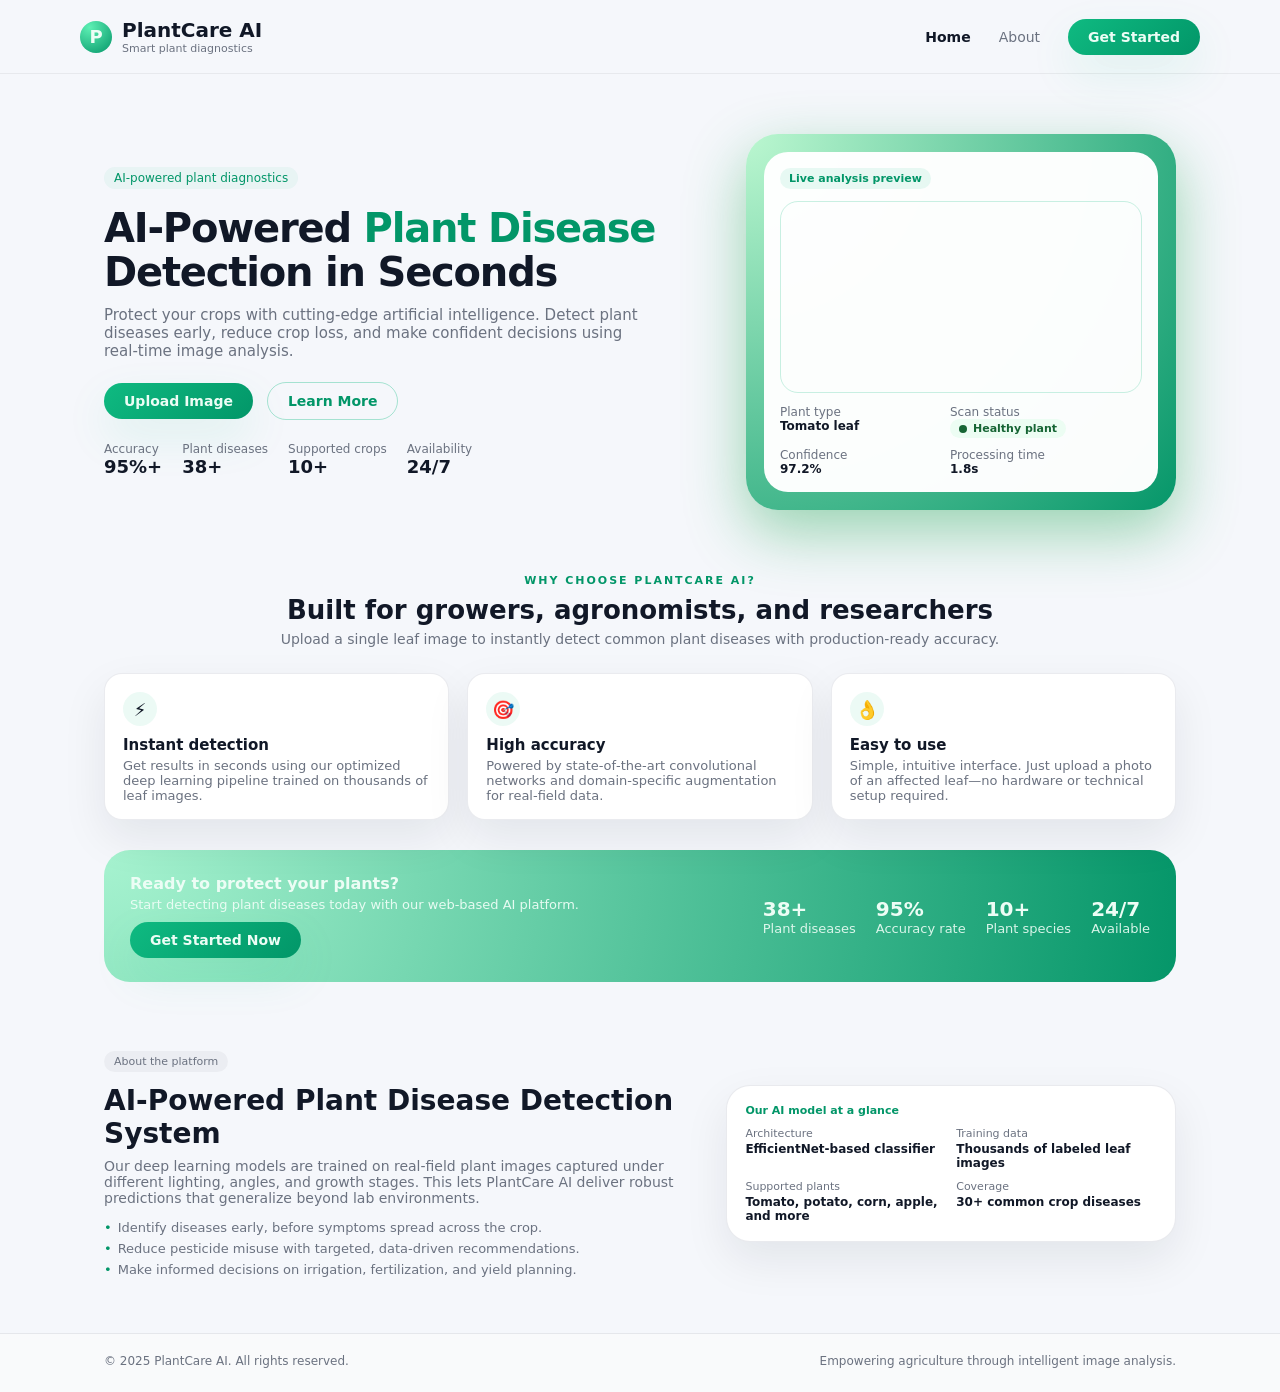
<file: index.html>
<!DOCTYPE html>
<html lang="en">
  <head>
    <meta charset="UTF-8" />
    <meta name="viewport" content="width=device-width, initial-scale=1.0" />
    <title>PlantCare AI - Plant Disease Detection</title>
    <link rel="stylesheet" href="styles.css" />
  </head>
  <body>
    <div class="page">
      <header class="site-header">
        <div class="container nav">
          <a href="index.html" class="logo">
            <div class="logo-mark">P</div>
            <div>
              <div class="logo-text">PlantCare AI</div>
              <div class="logo-sub">Smart plant diagnostics</div>
            </div>
          </a>
          <nav class="nav-links">
            <a href="index.html" class="nav-link active">Home</a>
            <a href="about.html" class="nav-link">About</a>
            <a href="upload.html" class="btn btn-primary">Get Started</a>
          </nav>
        </div>
      </header>

      <main>
        <section class="hero">
          <div class="container hero-grid">
            <div>
              <div class="hero-kicker">
                <span>AI-powered plant diagnostics</span>
              </div>
              <h1 class="hero-title">
                AI‑Powered <span>Plant Disease</span><br />
                Detection in Seconds
              </h1>
              <p class="hero-subtitle">
                Protect your crops with cutting‑edge artificial intelligence. Detect plant diseases early, reduce crop loss,
                and make confident decisions using real‑time image analysis.
              </p>
              <div class="hero-actions">
                <a href="upload.html" class="btn btn-primary">Upload Image</a>
                <a href="about.html" class="btn btn-outline">Learn More</a>
              </div>
              <div class="hero-metrics">
                <div class="metric">
                  <span class="metric-label">Accuracy</span>
                  <span class="metric-value">95%+</span>
                </div>
                <div class="metric">
                  <span class="metric-label">Plant diseases</span>
                  <span class="metric-value">38+</span>
                </div>
                <div class="metric">
                  <span class="metric-label">Supported crops</span>
                  <span class="metric-value">10+</span>
                </div>
                <div class="metric">
                  <span class="metric-label">Availability</span>
                  <span class="metric-value">24/7</span>
                </div>
              </div>
            </div>

            <aside class="hero-card">
              <div class="hero-card-inner">
                <div class="hero-tag">Live analysis preview</div>
                <div class="hero-image">
                  <div class="hero-image-placeholder"></div>
                </div>
                <div class="hero-status">
                  <div>
                    <div class="status-label">Plant type</div>
                    <div class="status-value">Tomato leaf</div>
                  </div>
                  <div>
                    <div class="status-label">Scan status</div>
                    <div class="status-value">
                      <span class="status-pill">
                        <span class="status-dot"></span>
                        Healthy plant
                      </span>
                    </div>
                  </div>
                  <div>
                    <div class="status-label">Confidence</div>
                    <div class="status-value">97.2%</div>
                  </div>
                  <div>
                    <div class="status-label">Processing time</div>
                    <div class="status-value">1.8s</div>
                  </div>
                </div>
              </div>
            </aside>
          </div>
        </section>

        <section class="section">
          <div class="container">
            <div class="section-header">
              <div class="eyebrow">Why choose PlantCare AI?</div>
              <h2 class="section-title">Built for growers, agronomists, and researchers</h2>
              <p class="section-subtitle">
                Upload a single leaf image to instantly detect common plant diseases with production‑ready accuracy.
              </p>
            </div>

            <div class="feature-grid">
              <article class="feature-card">
                <div class="feature-icon">⚡</div>
                <h3 class="feature-title">Instant detection</h3>
                <p class="feature-text">
                  Get results in seconds using our optimized deep learning pipeline trained on thousands of leaf images.
                </p>
              </article>

              <article class="feature-card">
                <div class="feature-icon">🎯</div>
                <h3 class="feature-title">High accuracy</h3>
                <p class="feature-text">
                  Powered by state‑of‑the‑art convolutional networks and domain‑specific augmentation for real‑field data.
                </p>
              </article>

              <article class="feature-card">
                <div class="feature-icon">👌</div>
                <h3 class="feature-title">Easy to use</h3>
                <p class="feature-text">
                  Simple, intuitive interface. Just upload a photo of an affected leaf—no hardware or technical setup required.
                </p>
              </article>
            </div>

            <div class="stats-band">
              <div>
                <div class="stats-copy-title">Ready to protect your plants?</div>
                <div class="stats-copy-sub">
                  Start detecting plant diseases today with our web‑based AI platform.
                </div>
                <div class="mt-sm">
                  <a href="upload.html" class="btn btn-primary">Get Started Now</a>
                </div>
              </div>

              <div class="stats-row">
                <div class="stat-item">
                  <div class="stat-num">38+</div>
                  <div class="stat-label">Plant diseases</div>
                </div>
                <div class="stat-item">
                  <div class="stat-num">95%</div>
                  <div class="stat-label">Accuracy rate</div>
                </div>
                <div class="stat-item">
                  <div class="stat-num">10+</div>
                  <div class="stat-label">Plant species</div>
                </div>
                <div class="stat-item">
                  <div class="stat-num">24/7</div>
                  <div class="stat-label">Available</div>
                </div>
              </div>
            </div>
          </div>
        </section>

        <section class="section">
          <div class="container two-col">
            <div>
              <span class="pill-label">About the platform</span>
              <h2 class="about-title">AI‑Powered Plant Disease Detection System</h2>
              <p class="lead">
                Our deep learning models are trained on real‑field plant images captured under different lighting, angles, and growth
                stages. This lets PlantCare AI deliver robust predictions that generalize beyond lab environments.
              </p>
              <ul class="bullet-list">
                <li>Identify diseases early, before symptoms spread across the crop.</li>
                <li>Reduce pesticide misuse with targeted, data‑driven recommendations.</li>
                <li>Make informed decisions on irrigation, fertilization, and yield planning.</li>
              </ul>
            </div>
            <aside class="about-card">
              <div class="about-tag">Our AI model at a glance</div>
              <div class="about-grid">
                <div>
                  <div class="mini-label">Architecture</div>
                  <div class="mini-value">EfficientNet‑based classifier</div>
                </div>
                <div>
                  <div class="mini-label">Training data</div>
                  <div class="mini-value">Thousands of labeled leaf images</div>
                </div>
                <div>
                  <div class="mini-label">Supported plants</div>
                  <div class="mini-value">Tomato, potato, corn, apple, and more</div>
                </div>
                <div>
                  <div class="mini-label">Coverage</div>
                  <div class="mini-value">30+ common crop diseases</div>
                </div>
              </div>
            </aside>
          </div>
        </section>
      </main>

      <footer id="footer" class="site-footer">
        <div class="container footer-inner">
          <div>© 2025 PlantCare AI. All rights reserved.</div>
          <div>Empowering agriculture through intelligent image analysis.</div>
        </div>
      </footer>
    </div>
  </body>
</html>
</file>
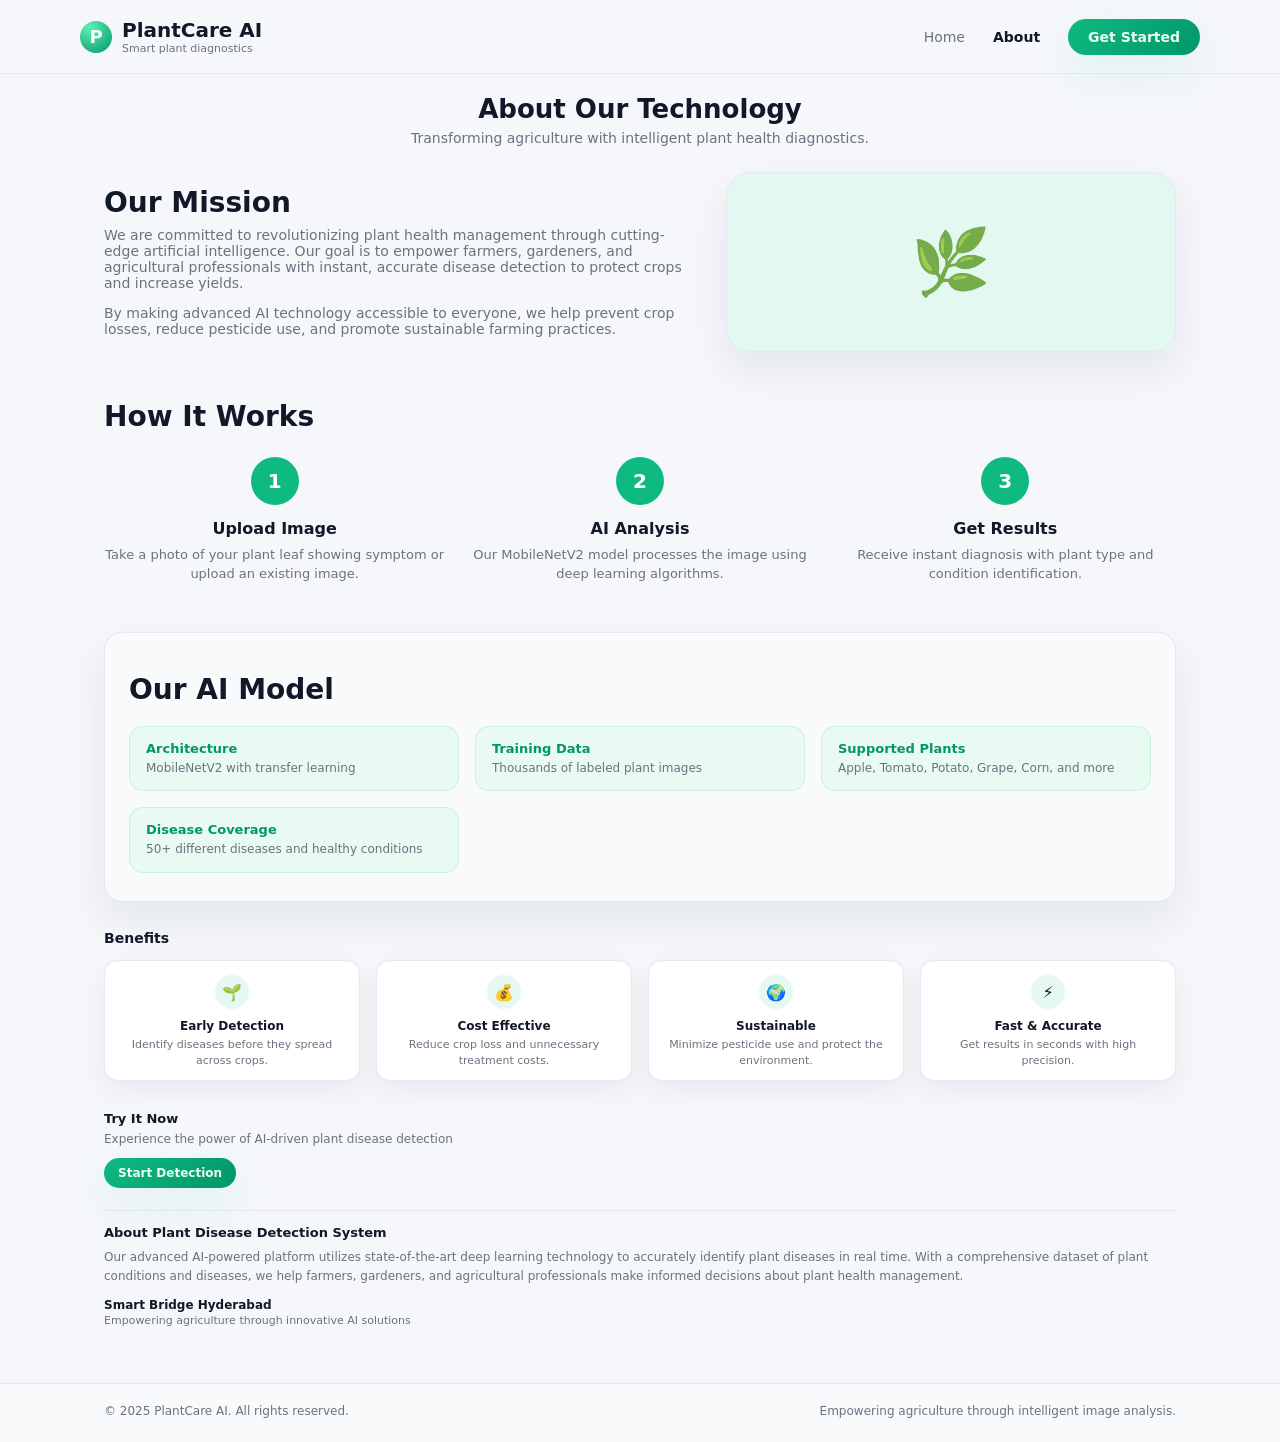
<file: about.html>
<!DOCTYPE html>
<html lang="en">
  <head>
    <meta charset="UTF-8" />
    <meta name="viewport" content="width=device-width, initial-scale=1.0" />
    <title>About - PlantCare AI</title>
    <link rel="stylesheet" href="styles.css" />
  </head>
  <body>
    <div class="page">
      <header class="site-header">
        <div class="container nav">
          <a href="index.html" class="logo">
            <div class="logo-mark">P</div>
            <div>
              <div class="logo-text">PlantCare AI</div>
              <div class="logo-sub">Smart plant diagnostics</div>
            </div>
          </a>
          <nav class="nav-links">
            <a href="index.html" class="nav-link">Home</a>
            <a href="about.html" class="nav-link active">About</a>
            <a href="upload.html" class="btn btn-primary">Get Started</a>
          </nav>
        </div>
      </header>

      <main>
        <section class="section">
          <div class="container">
            <div class="section-header">
              <h1 class="section-title">About Our Technology</h1>
              <p class="section-subtitle">Transforming agriculture with intelligent plant health diagnostics.</p>
            </div>

            <div class="two-col">
              <div>
                <h2 class="about-title">Our Mission</h2>
                <p class="lead">
                  We are committed to revolutionizing plant health management through cutting-edge artificial intelligence. Our goal is to empower farmers, gardeners, and agricultural professionals with instant, accurate disease detection to protect crops and increase yields.
                </p>
                <p class="lead">
                  By making advanced AI technology accessible to everyone, we help prevent crop losses, reduce pesticide use, and promote sustainable farming practices.
                </p>
              </div>
              <aside class="about-card about-visual">
                <div class="about-visual-icon">🌿</div>
              </aside>
            </div>

            <div class="how-it-works">
              <h2 class="about-title">How It Works</h2>
              <div class="steps-row">
                <div class="step-card">
                  <div class="step-num">1</div>
                  <h3 class="step-title">Upload Image</h3>
                  <p class="step-desc">Take a photo of your plant leaf showing symptom or upload an existing image.</p>
                </div>
                <div class="step-card">
                  <div class="step-num">2</div>
                  <h3 class="step-title">AI Analysis</h3>
                  <p class="step-desc">Our MobileNetV2 model processes the image using deep learning algorithms.</p>
                </div>
                <div class="step-card">
                  <div class="step-num">3</div>
                  <h3 class="step-title">Get Results</h3>
                  <p class="step-desc">Receive instant diagnosis with plant type and condition identification.</p>
                </div>
              </div>
            </div>

            <div class="ai-model-box">
              <h2 class="about-title">Our AI Model</h2>
              <div class="ai-model-grid">
                <div class="ai-model-card">
                  <div class="ai-model-label">Architecture</div>
                  <div class="ai-model-value">MobileNetV2 with transfer learning</div>
                </div>
                <div class="ai-model-card">
                  <div class="ai-model-label">Training Data</div>
                  <div class="ai-model-value">Thousands of labeled plant images</div>
                </div>
                <div class="ai-model-card">
                  <div class="ai-model-label">Supported Plants</div>
                  <div class="ai-model-value">Apple, Tomato, Potato, Grape, Corn, and more</div>
                </div>
                <div class="ai-model-card">
                  <div class="ai-model-label">Disease Coverage</div>
                  <div class="ai-model-value">50+ different diseases and healthy conditions</div>
                </div>
              </div>
            </div>

            <div class="benefits">
              <h2 class="benefits-title">Benefits</h2>
              <div class="benefit-grid">
                <div class="benefit-item">
                  <div class="benefit-icon">🌱</div>
                  <div class="benefit-name">Early Detection</div>
                  <div class="benefit-text">Identify diseases before they spread across crops.</div>
                </div>
                <div class="benefit-item">
                  <div class="benefit-icon">💰</div>
                  <div class="benefit-name">Cost Effective</div>
                  <div class="benefit-text">Reduce crop loss and unnecessary treatment costs.</div>
                </div>
                <div class="benefit-item">
                  <div class="benefit-icon">🌍</div>
                  <div class="benefit-name">Sustainable</div>
                  <div class="benefit-text">Minimize pesticide use and protect the environment.</div>
                </div>
                <div class="benefit-item">
                  <div class="benefit-icon">⚡</div>
                  <div class="benefit-name">Fast &amp; Accurate</div>
                  <div class="benefit-text">Get results in seconds with high precision.</div>
                </div>
              </div>
            </div>

            <div class="try-now">
              <h3 class="try-title">Try It Now</h3>
              <p class="try-text">Experience the power of AI‑driven plant disease detection</p>
              <a class="btn btn-primary try-btn" href="upload.html">Start Detection</a>
            </div>

            <div class="about-system">
              <h3 class="about-system-title">About Plant Disease Detection System</h3>
              <p class="about-system-text">
                Our advanced AI‑powered platform utilizes state‑of‑the‑art deep learning technology to accurately identify plant diseases in real time. With a comprehensive dataset of plant conditions and diseases, we help farmers, gardeners, and agricultural professionals make informed decisions about plant health management.
              </p>
              <div class="about-system-brand">
                <div class="about-system-brand-title">Smart Bridge Hyderabad</div>
                <div class="about-system-brand-sub">Empowering agriculture through innovative AI solutions</div>
              </div>
            </div>
          </div>
        </section>
      </main>

      <footer id="footer" class="site-footer">
        <div class="container footer-inner">
          <div>© 2025 PlantCare AI. All rights reserved.</div>
          <div>Empowering agriculture through intelligent image analysis.</div>
        </div>
      </footer>
    </div>
  </body>
</html>
</file>
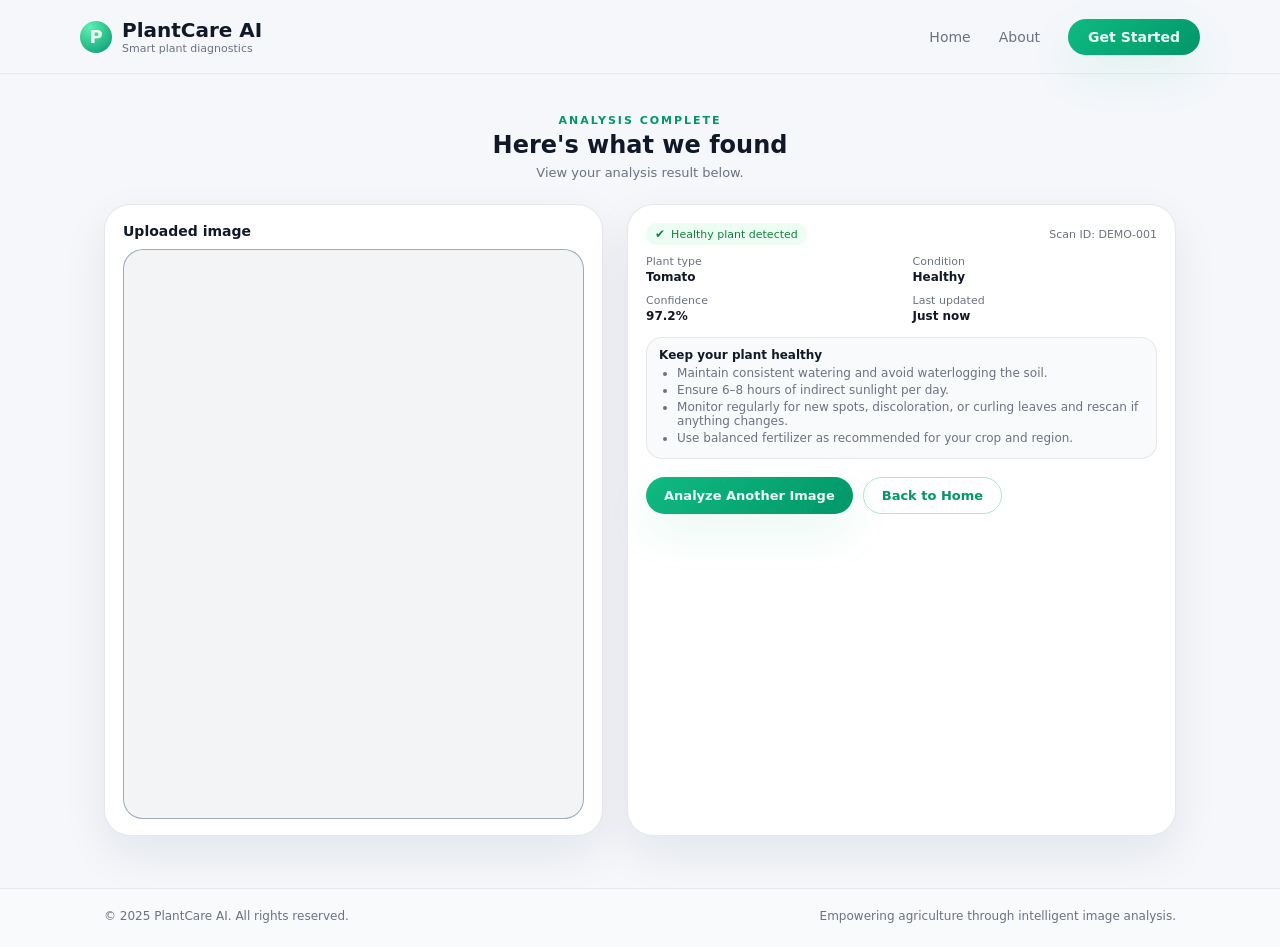
<file: result.html>
<!DOCTYPE html>
<html lang="en">
  <head>
    <meta charset="UTF-8" />
    <meta name="viewport" content="width=device-width, initial-scale=1.0" />
    <title>Analysis Complete | PlantCare AI</title>
    <link rel="stylesheet" href="styles.css" />
  </head>
  <body>
    <div class="page">
      <header class="site-header">
        <div class="container nav">
          <a href="index.html" class="logo">
            <div class="logo-mark">P</div>
            <div>
              <div class="logo-text">PlantCare AI</div>
              <div class="logo-sub">Smart plant diagnostics</div>
            </div>
          </a>
          <nav class="nav-links">
            <a href="index.html" class="nav-link">Home</a>
            <a href="about.html" class="nav-link">About</a>
            <a href="upload.html" class="btn btn-primary">Get Started</a>
          </nav>
        </div>
      </header>

      <main>
        <section class="analysis-wrapper">
          <div class="container">
            <div class="analysis-header">
              <div class="eyebrow">Analysis complete</div>
              <h1 class="analysis-title" id="resultTitle">Here’s what we found</h1>
              <p class="analysis-subtitle">View your analysis result below.</p>
            </div>

            <div class="analysis-grid">
              <article class="uploaded-card">
                <div class="uploaded-title">Uploaded image</div>
                <div class="uploaded-image-box">
                  <div class="uploaded-image-inner" id="uploadedImage"></div>
                </div>
              </article>

              <article class="result-card">
                <!-- Healthy layout -->
                <div id="healthyLayout" class="result-layout" hidden>
                  <div class="result-header-row">
                    <div class="badge-pill badge-success">
                      <span class="icon">✔</span>
                      Healthy plant detected
                    </div>
                    <div class="result-scan-id">Scan ID: DEMO‑001</div>
                  </div>
                  <div class="result-meta">
                    <div>
                      <div class="result-label">Plant type</div>
                      <div class="result-value" id="healthyPlantType">Tomato</div>
                    </div>
                    <div>
                      <div class="result-label">Condition</div>
                      <div class="result-value" id="healthyCondition">Healthy</div>
                    </div>
                    <div>
                      <div class="result-label">Confidence</div>
                      <div class="result-value" id="healthyConfidence">97.2%</div>
                    </div>
                    <div>
                      <div class="result-label">Last updated</div>
                      <div class="result-value" id="healthyUpdated">Just now</div>
                    </div>
                  </div>
                  <div class="callout">
                    <div class="callout-title">Keep your plant healthy</div>
                    <ul class="callout-list" id="healthyActions">
                      <li>Maintain consistent watering and avoid waterlogging the soil.</li>
                      <li>Ensure 6–8 hours of indirect sunlight per day.</li>
                      <li>Monitor regularly for new spots, discoloration, or curling leaves and rescan if anything changes.</li>
                      <li>Use balanced fertilizer as recommended for your crop and region.</li>
                    </ul>
                  </div>
                </div>

                <!-- Disease layout -->
                <div id="diseaseLayout" class="result-layout" hidden>
                  <div class="result-header-row">
                    <div class="badge-pill badge-danger">
                      <span class="icon">✕</span>
                      Disease detected
                    </div>
                    <div class="result-scan-id">Scan ID: DEMO‑002</div>
                  </div>
                  <div class="result-meta">
                    <div>
                      <div class="result-label">Plant type</div>
                      <div class="result-value" id="diseasePlantType">Corn (maize)</div>
                    </div>
                    <div>
                      <div class="result-label">Detected disease</div>
                      <div class="result-value" id="diseaseName">Common rust</div>
                    </div>
                    <div>
                      <div class="result-label">Confidence</div>
                      <div class="result-value" id="diseaseConfidence">93.4%</div>
                    </div>
                    <div>
                      <div class="result-label">Severity (estimated)</div>
                      <div class="result-value" id="diseaseSeverity">Moderate</div>
                    </div>
                  </div>
                  <div class="callout">
                    <div class="callout-title">Recommended actions</div>
                    <ul class="callout-list" id="diseaseActions">
                      <li>Isolate heavily infected plants where possible to limit spread.</li>
                      <li>Consider using a fungicide recommended for common rust in your region and crop variety. Follow label directions.</li>
                      <li>Improve airflow by managing plant spacing and removing excessive lower leaves where feasible.</li>
                      <li>Monitor neighboring plants closely and rescan if symptoms worsen or expand.</li>
                    </ul>
                  </div>
                </div>

                <div class="analysis-actions">
                  <a href="upload.html" class="btn btn-primary">Analyze Another Image</a>
                  <a href="index.html" class="btn btn-outline">Back to Home</a>
                </div>
              </article>
            </div>
          </div>
        </section>
      </main>

      <footer id="footer" class="site-footer">
        <div class="container footer-inner">
          <div>© 2025 PlantCare AI. All rights reserved.</div>
          <div>Empowering agriculture through intelligent image analysis.</div>
        </div>
      </footer>
    </div>

    <script>
      (function () {
        const IMAGE_DATA_KEY = "plantcare_uploaded_image";
        const IMAGE_URL_KEY = "plantcare_image_url";
        const MODE_KEY = "plantcare_result_mode";
        const PREDICTION_KEY = "plantcare_prediction";

        const mode = sessionStorage.getItem(MODE_KEY) || "healthy";
        const imageUrl = sessionStorage.getItem(IMAGE_URL_KEY);
        const imageDataUrl = sessionStorage.getItem(IMAGE_DATA_KEY);
        const predictionRaw = sessionStorage.getItem(PREDICTION_KEY);
        const prediction = predictionRaw ? JSON.parse(predictionRaw) : null;

        const titleEl = document.getElementById("resultTitle");
        const uploadedEl = document.getElementById("uploadedImage");
        const healthyLayout = document.getElementById("healthyLayout");
        const diseaseLayout = document.getElementById("diseaseLayout");

        const resolvedMode = (prediction && prediction.mode) || mode;

        if (resolvedMode === "disease") {
          titleEl.textContent = "A disease has been detected";
          healthyLayout.hidden = true;
          diseaseLayout.hidden = false;
        } else {
          titleEl.textContent = "Here's what we found";
          healthyLayout.hidden = false;
          diseaseLayout.hidden = true;
        }

        const chosenImage = imageUrl || imageDataUrl;
        if (chosenImage && uploadedEl) {
          uploadedEl.style.backgroundImage = "url('" + chosenImage + "')";
          uploadedEl.style.backgroundSize = "cover";
          uploadedEl.style.backgroundPosition = "center";
        }

        if (!prediction) return;

        if (prediction.mode === "healthy") {
          const plantType = document.getElementById("healthyPlantType");
          const condition = document.getElementById("healthyCondition");
          const confidence = document.getElementById("healthyConfidence");
          const actions = document.getElementById("healthyActions");
          if (plantType) plantType.textContent = prediction.plant_type || plantType.textContent;
          if (condition) condition.textContent = prediction.condition || condition.textContent;
          if (confidence) confidence.textContent = (prediction.confidence != null ? prediction.confidence : 0) + "%";
          if (actions && Array.isArray(prediction.actions)) {
            actions.innerHTML = "";
            prediction.actions.forEach((a) => {
              const li = document.createElement("li");
              li.textContent = String(a);
              actions.appendChild(li);
            });
          }
        }

        if (prediction.mode === "disease") {
          const plantType = document.getElementById("diseasePlantType");
          const diseaseName = document.getElementById("diseaseName");
          const confidence = document.getElementById("diseaseConfidence");
          const severity = document.getElementById("diseaseSeverity");
          const actions = document.getElementById("diseaseActions");
          if (plantType) plantType.textContent = prediction.plant_type || plantType.textContent;
          if (diseaseName) diseaseName.textContent = prediction.condition || diseaseName.textContent;
          if (confidence) confidence.textContent = (prediction.confidence != null ? prediction.confidence : 0) + "%";
          if (severity) severity.textContent = prediction.severity || severity.textContent;
          if (actions && Array.isArray(prediction.actions)) {
            actions.innerHTML = "";
            prediction.actions.forEach((a) => {
              const li = document.createElement("li");
              li.textContent = String(a);
              actions.appendChild(li);
            });
          }
        }
      })();
    </script>
  </body>
</html>
</file>
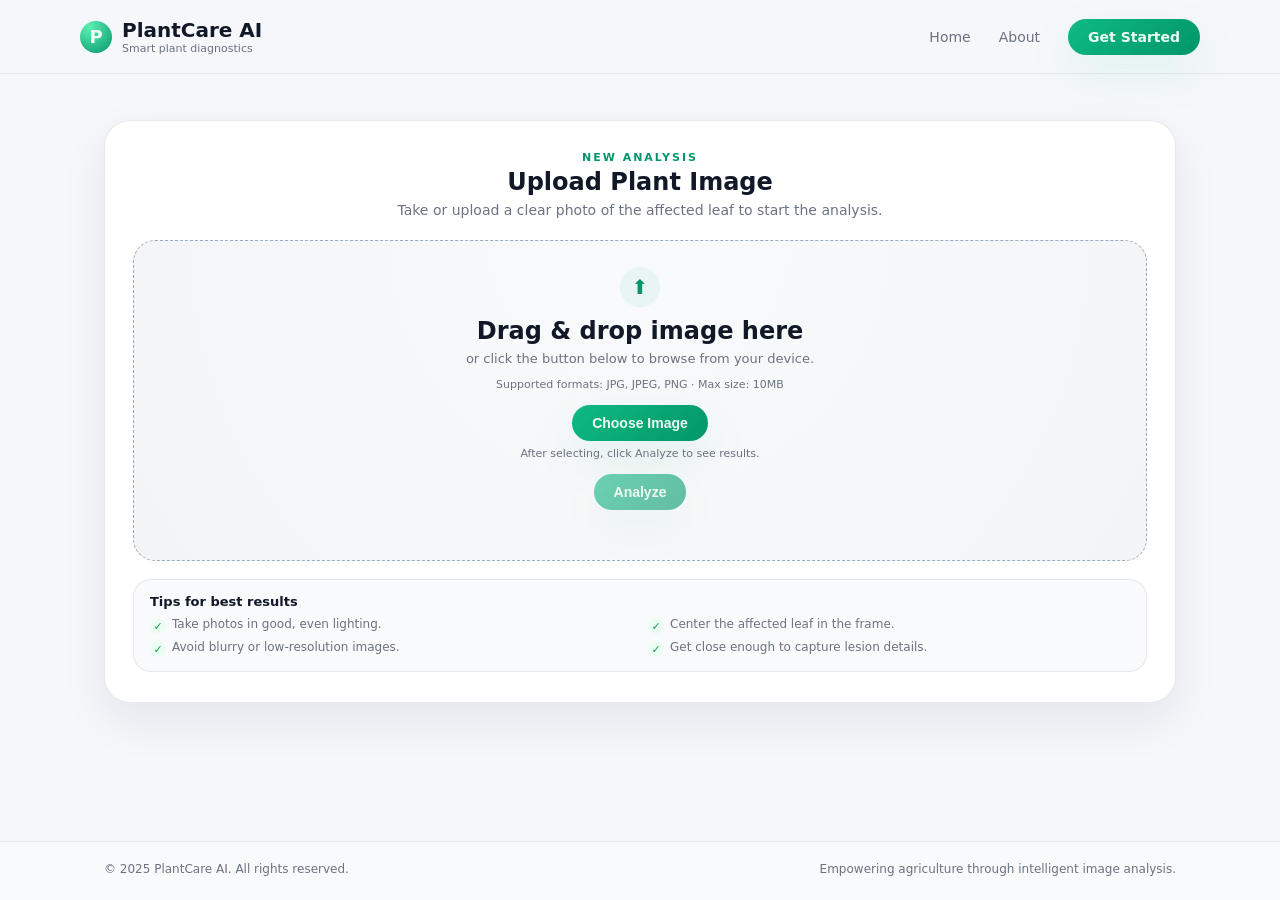
<file: upload.html>
<!DOCTYPE html>
<html lang="en">
  <head>
    <meta charset="UTF-8" />
    <meta name="viewport" content="width=device-width, initial-scale=1.0" />
    <title>Upload Plant Image - PlantCare AI</title>
    <link rel="stylesheet" href="styles.css" />
  </head>
  <body>
    <div class="page">
      <header class="site-header">
        <div class="container nav">
          <a href="index.html" class="logo">
            <div class="logo-mark">P</div>
            <div>
              <div class="logo-text">PlantCare AI</div>
              <div class="logo-sub">Smart plant diagnostics</div>
            </div>
          </a>
          <nav class="nav-links">
            <a href="index.html" class="nav-link">Home</a>
            <a href="about.html" class="nav-link">About</a>
            <a href="upload.html" class="btn btn-primary">Get Started</a>
          </nav>
        </div>
      </header>

      <main>
        <section class="upload-wrapper">
          <div class="container">
            <div class="upload-card">
              <div class="upload-header">
                <div class="eyebrow">New analysis</div>
                <h1 class="upload-title">Upload Plant Image</h1>
                <p class="upload-subtitle">
                  Take or upload a clear photo of the affected leaf to start the analysis.
                </p>
              </div>

              <div class="dropzone" id="dropzone" role="button" tabindex="0" aria-label="Upload image dropzone">
                <div class="drop-icon">⬆️</div>
                <h2 class="drop-title">Drag &amp; drop image here</h2>
                <p class="drop-text">or click the button below to browse from your device.</p>
                <p class="drop-meta">Supported formats: JPG, JPEG, PNG · Max size: 10MB</p>
                <input id="fileInput" type="file" accept="image/*" hidden />
                <button type="button" class="btn btn-primary" id="chooseBtn">Choose Image</button>
                <div class="drop-or" id="hintText">After selecting, click Analyze to see results.</div>

                <div class="drop-preview" id="previewWrap" aria-live="polite">
                  <img id="previewImg" class="preview-img" alt="Selected plant image preview" />
                </div>

                <div class="upload-controls">
                  <button type="button" class="btn btn-primary" id="analyzeBtn" disabled>Analyze</button>
                </div>

                <div class="upload-error" id="errorText" role="alert" aria-live="assertive"></div>
              </div>

              <div class="tips-card">
                <div class="tips-title">Tips for best results</div>
                <div class="tips-grid">
                  <div class="tip">
                    <div class="tip-check">✓</div>
                    <div>Take photos in good, even lighting.</div>
                  </div>
                  <div class="tip">
                    <div class="tip-check">✓</div>
                    <div>Center the affected leaf in the frame.</div>
                  </div>
                  <div class="tip">
                    <div class="tip-check">✓</div>
                    <div>Avoid blurry or low‑resolution images.</div>
                  </div>
                  <div class="tip">
                    <div class="tip-check">✓</div>
                    <div>Get close enough to capture lesion details.</div>
                  </div>
                </div>
              </div>
            </div>
          </div>
        </section>
      </main>

      <footer id="footer" class="site-footer">
        <div class="container footer-inner">
          <div>© 2025 PlantCare AI. All rights reserved.</div>
          <div>Empowering agriculture through intelligent image analysis.</div>
        </div>
      </footer>
    </div>

    <script>
      (function () {
        const dropzone = document.getElementById("dropzone");
        const fileInput = document.getElementById("fileInput");
        const chooseBtn = document.getElementById("chooseBtn");
        const analyzeBtn = document.getElementById("analyzeBtn");
        const previewWrap = document.getElementById("previewWrap");
        const previewImg = document.getElementById("previewImg");
        const errorText = document.getElementById("errorText");

        const STORAGE_KEY = "plantcare_uploaded_image";
        const PREDICTION_KEY = "plantcare_prediction";
        const IMAGE_URL_KEY = "plantcare_image_url";
        const MODE_KEY = "plantcare_result_mode";

        let imageDataUrl = null;
        let selectedFile = null;
        let filenameHint = "";

        function setError(message) {
          errorText.textContent = message || "";
        }

        function setPreview(dataUrl) {
          imageDataUrl = dataUrl;
          previewImg.src = dataUrl;
          previewWrap.classList.add("show");
          analyzeBtn.disabled = false;
          setError("");
        }

        function handleFile(file) {
          if (!file) return;
          if (!file.type || !file.type.startsWith("image/")) {
            setError("Please upload an image file (JPG/PNG).");
            return;
          }
          selectedFile = file;
          filenameHint = (file && file.name ? String(file.name) : "").toLowerCase();

          const reader = new FileReader();
          reader.onload = () => setPreview(String(reader.result || ""));
          reader.onerror = () => setError("Failed to read the image. Please try again.");
          reader.readAsDataURL(file);
        }

        chooseBtn.addEventListener("click", () => fileInput.click());
        fileInput.addEventListener("change", () => handleFile(fileInput.files && fileInput.files[0]));

        dropzone.addEventListener("click", (e) => {
          if (e.target === chooseBtn || e.target === analyzeBtn) return;
          fileInput.click();
        });

        dropzone.addEventListener("keydown", (e) => {
          if (e.key === "Enter" || e.key === " ") fileInput.click();
        });

        dropzone.addEventListener("dragover", (e) => {
          e.preventDefault();
          dropzone.classList.add("dragover");
        });
        dropzone.addEventListener("dragleave", () => dropzone.classList.remove("dragover"));
        dropzone.addEventListener("drop", (e) => {
          e.preventDefault();
          dropzone.classList.remove("dragover");
          const file = e.dataTransfer && e.dataTransfer.files && e.dataTransfer.files[0];
          handleFile(file);
        });

        analyzeBtn.addEventListener("click", () => {
          if (!imageDataUrl || !selectedFile) {
            setError("Please choose an image first.");
            return;
          }

          // Always keep client-side fallback available
          sessionStorage.setItem(STORAGE_KEY, imageDataUrl);

          const fd = new FormData();
          fd.append("file", selectedFile);

          analyzeBtn.disabled = true;
          analyzeBtn.textContent = "Analyzing...";
          setError("");

          fetch("/predict", { method: "POST", body: fd })
            .then(async (res) => {
              const data = await res.json().catch(() => ({}));
              if (!res.ok) throw new Error(data.error || "Prediction failed");
              return data;
            })
            .then((data) => {
              if (data && data.prediction) {
                sessionStorage.setItem(PREDICTION_KEY, JSON.stringify(data.prediction));
                if (data.image_url) sessionStorage.setItem(IMAGE_URL_KEY, data.image_url);
                if (data.prediction.mode) sessionStorage.setItem(MODE_KEY, data.prediction.mode);
              }
              window.location.href = "result.html";
            })
            .catch((err) => {
              // If backend isn't running, keep the demo flow working.
              // We guess a mode from filename keywords; otherwise default to healthy.
              const guessDisease =
                filenameHint.includes("rust") ||
                filenameHint.includes("blight") ||
                filenameHint.includes("disease") ||
                filenameHint.includes("spot") ||
                filenameHint.includes("mildew");
              sessionStorage.setItem(MODE_KEY, guessDisease ? "disease" : "healthy");
              setError(String(err && err.message ? err.message : "Backend not available. Showing demo result."));
              window.location.href = "result.html";
            })
            .finally(() => {
              analyzeBtn.disabled = false;
              analyzeBtn.textContent = "Analyze";
            });
        });
      })();
    </script>
  </body>
</html>
</file>
<file: styles.css>
/* Root variables */
:root {
  --primary: #0fba81;
  --primary-dark: #029668;
  --primary-light: #e1f7f0;
  --accent-red: #ff4d4f;
  --bg: #f5f7fb;
  --card-bg: #ffffff;
  --text-main: #111827;
  --text-muted: #6b7280;
  --border-subtle: #e5e7eb;
  --shadow-soft: 0 18px 45px rgba(15, 186, 129, 0.1);
  --shadow-card: 0 18px 45px rgba(15, 23, 42, 0.08);
  --radius-lg: 18px;
  --radius-xl: 26px;
}

*,
*::before,
*::after {
  box-sizing: border-box;
}

html,
body {
  margin: 0;
  padding: 0;
  font-family: system-ui, -apple-system, BlinkMacSystemFont, "Segoe UI", sans-serif;
  color: var(--text-main);
  background: var(--bg);
}

body {
  -webkit-font-smoothing: antialiased;
}

a {
  text-decoration: none;
  color: inherit;
}

img {
  max-width: 100%;
  display: block;
}

.page {
  min-height: 100vh;
  display: flex;
  flex-direction: column;
}

/* Layout */
.container {
  width: 100%;
  max-width: 1120px;
  margin: 0 auto;
  padding: 0 24px;
}

header.site-header {
  position: sticky;
  top: 0;
  z-index: 20;
  background: rgba(245, 247, 251, 0.92);
  backdrop-filter: blur(18px);
  border-bottom: 1px solid rgba(229, 231, 235, 0.85);
}

.nav {
  display: flex;
  align-items: center;
  justify-content: space-between;
  padding: 18px 0;
}

.logo {
  display: flex;
  align-items: center;
  gap: 10px;
}

.logo-mark {
  width: 32px;
  height: 32px;
  border-radius: 999px;
  background: radial-gradient(circle at 30% 20%, #5df0b4, #059669);
  display: flex;
  align-items: center;
  justify-content: center;
  color: #ecfdf5;
  font-weight: 700;
  font-size: 18px;
}

.logo-text {
  font-weight: 700;
  font-size: 20px;
}

.logo-sub {
  font-size: 11px;
  color: var(--text-muted);
}

.nav-links {
  display: flex;
  align-items: center;
  gap: 28px;
  font-size: 14px;
}

.nav-link {
  color: var(--text-muted);
}

.nav-link.active {
  color: var(--text-main);
  font-weight: 600;
}

.btn {
  display: inline-flex;
  align-items: center;
  justify-content: center;
  border-radius: 999px;
  font-size: 14px;
  font-weight: 600;
  border: none;
  cursor: pointer;
  padding: 10px 20px;
  transition: background 0.15s ease, box-shadow 0.15s ease, transform 0.1s ease;
}

.btn-primary {
  background: linear-gradient(135deg, var(--primary), var(--primary-dark));
  color: #ecfdf5;
  box-shadow: var(--shadow-soft);
}

.btn-primary:hover {
  transform: translateY(-1px);
  box-shadow: 0 20px 40px rgba(15, 186, 129, 0.25);
}

.btn-outline {
  background: transparent;
  border: 1px solid rgba(15, 186, 129, 0.35);
  color: var(--primary-dark);
}

.btn-outline:hover {
  background: rgba(15, 186, 129, 0.04);
}

main {
  flex: 1;
}

footer.site-footer {
  border-top: 1px solid var(--border-subtle);
  padding: 20px 0 24px;
  font-size: 12px;
  color: var(--text-muted);
  background: #f9fafb;
}

.footer-inner {
  display: flex;
  align-items: center;
  justify-content: space-between;
  gap: 16px;
  flex-wrap: wrap;
}

/* Hero / Home page */
.hero {
  padding: 60px 0 52px;
}

.hero-grid {
  display: grid;
  grid-template-columns: minmax(0, 1.4fr) minmax(0, 1fr);
  gap: 40px;
  align-items: center;
}

.hero-kicker {
  display: inline-flex;
  align-items: center;
  gap: 8px;
  padding: 4px 10px;
  background: rgba(16, 185, 129, 0.06);
  border-radius: 999px;
  color: var(--primary-dark);
  font-size: 12px;
  font-weight: 500;
}

.hero-title {
  margin: 18px 0 12px;
  font-size: 40px;
  line-height: 1.09;
  letter-spacing: -0.03em;
}

.hero-title span {
  color: var(--primary-dark);
}

.hero-subtitle {
  margin: 0 0 22px;
  color: var(--text-muted);
  font-size: 15px;
  max-width: 34rem;
}

.hero-actions {
  display: flex;
  flex-wrap: wrap;
  gap: 14px;
  align-items: center;
  margin-bottom: 22px;
}

.hero-metrics {
  display: flex;
  flex-wrap: wrap;
  gap: 20px;
  font-size: 12px;
}

.metric {
  display: flex;
  flex-direction: column;
}

.metric-label {
  color: var(--text-muted);
}

.metric-value {
  font-weight: 700;
  font-size: 18px;
}

.hero-card {
  background: radial-gradient(circle at top left, #bbf7d0, #059669);
  border-radius: 32px;
  padding: 18px;
  box-shadow: 0 22px 60px rgba(22, 163, 74, 0.42);
}

.hero-card-inner {
  background: rgba(255, 255, 255, 0.98);
  border-radius: 24px;
  padding: 16px;
  display: flex;
  flex-direction: column;
  gap: 12px;
}

.hero-tag {
  align-self: flex-start;
  font-size: 11px;
  padding: 4px 9px;
  border-radius: 999px;
  background: rgba(16, 185, 129, 0.09);
  color: var(--primary-dark);
  font-weight: 600;
}

.hero-image {
  border-radius: 18px;
  overflow: hidden;
  border: 1px solid rgba(15, 186, 129, 0.22);
}

.hero-image-placeholder {
  height: 190px;
  background: url("https://images.pexels.com/photos/2886937/pexels-photo-2886937.jpeg?auto=compress&cs=tinysrgb&w=1200") center/cover no-repeat;
}

.hero-status {
  display: grid;
  grid-template-columns: 1fr 1.2fr;
  gap: 10px;
  font-size: 12px;
}

.status-label {
  color: var(--text-muted);
}

.status-value {
  font-weight: 600;
}

.status-pill {
  display: inline-flex;
  align-items: center;
  gap: 6px;
  padding: 3px 9px;
  border-radius: 999px;
  background: #ecfdf3;
  color: #166534;
  font-size: 11px;
  font-weight: 600;
}

.status-pill.danger {
  background: #fef2f2;
  color: #b91c1c;
}

.status-dot {
  width: 8px;
  height: 8px;
  border-radius: 999px;
  background: currentColor;
}

/* Features / Why Choose */
.section {
  padding: 12px 0 56px;
}

.section-header {
  text-align: center;
  margin-bottom: 26px;
}

.eyebrow {
  text-transform: uppercase;
  letter-spacing: 0.18em;
  font-size: 11px;
  color: var(--primary-dark);
  font-weight: 600;
}

.section-title {
  margin: 8px 0 6px;
  font-size: 26px;
}

.section-subtitle {
  margin: 0;
  color: var(--text-muted);
  font-size: 14px;
}

.feature-grid {
  display: grid;
  grid-template-columns: repeat(3, minmax(0, 1fr));
  gap: 18px;
}

.feature-card {
  background: var(--card-bg);
  border-radius: var(--radius-lg);
  padding: 18px 18px 16px;
  box-shadow: var(--shadow-card);
  border: 1px solid rgba(229, 231, 235, 0.8);
}

.feature-icon {
  width: 34px;
  height: 34px;
  border-radius: 999px;
  background: rgba(16, 185, 129, 0.08);
  display: flex;
  align-items: center;
  justify-content: center;
  font-size: 18px;
}

.feature-title {
  margin: 10px 0 4px;
  font-size: 15px;
}

.feature-text {
  margin: 0;
  color: var(--text-muted);
  font-size: 13px;
}

.stats-band {
  margin-top: 30px;
  border-radius: 26px;
  background: radial-gradient(circle at top left, #a7f3d0, #059669);
  padding: 24px 26px;
  display: flex;
  align-items: center;
  justify-content: space-between;
  gap: 18px;
  color: #ecfdf5;
}

.stats-copy-title {
  font-weight: 600;
  margin-bottom: 4px;
}

.stats-copy-sub {
  font-size: 13px;
  opacity: 0.96;
}

.stats-row {
  display: flex;
  gap: 20px;
  flex-wrap: wrap;
}

.stat-item {
  font-size: 13px;
}

.stat-num {
  font-size: 20px;
  font-weight: 700;
}

.stat-label {
  opacity: 0.9;
}

/* About / Technology */
.two-col {
  display: grid;
  grid-template-columns: 1.3fr 1fr;
  gap: 38px;
  align-items: center;
}

.pill-label {
  display: inline-flex;
  padding: 4px 10px;
  border-radius: 999px;
  background: rgba(15, 23, 42, 0.04);
  font-size: 11px;
  color: var(--text-muted);
}

.about-title {
  margin: 12px 0 8px;
  font-size: 28px;
}

.lead {
  margin: 0 0 14px;
  color: var(--text-muted);
  font-size: 14px;
}

.bullet-list {
  list-style: none;
  padding: 0;
  margin: 0;
  display: grid;
  gap: 6px;
  font-size: 13px;
  color: var(--text-muted);
}

.bullet-list li::before {
  content: "•";
  color: var(--primary-dark);
  margin-right: 6px;
}

.about-card {
  background: var(--card-bg);
  padding: 18px;
  border-radius: 24px;
  box-shadow: var(--shadow-card);
  border: 1px solid rgba(229, 231, 235, 0.85);
}

.about-tag {
  font-size: 11px;
  font-weight: 600;
  color: var(--primary-dark);
  margin-bottom: 10px;
}

.about-grid {
  display: grid;
  grid-template-columns: repeat(2, minmax(0, 1fr));
  gap: 10px;
  font-size: 12px;
}

.mini-label {
  color: var(--text-muted);
  font-size: 11px;
}

.mini-value {
  font-weight: 600;
  margin-top: 2px;
}

.about-visual {
  display: flex;
  align-items: center;
  justify-content: center;
  min-height: 180px;
  background: rgba(209, 250, 229, 0.5);
}

.about-visual-icon {
  font-size: 64px;
  opacity: 0.8;
}

/* How It Works */
.how-it-works {
  margin-top: 48px;
}

.how-it-works .about-title {
  margin-bottom: 24px;
}

.steps-row {
  display: grid;
  grid-template-columns: repeat(3, minmax(0, 1fr));
  gap: 24px;
}

.step-card {
  text-align: center;
}

.step-num {
  width: 48px;
  height: 48px;
  border-radius: 999px;
  background: var(--primary);
  color: #fff;
  font-weight: 700;
  font-size: 20px;
  display: flex;
  align-items: center;
  justify-content: center;
  margin: 0 auto 14px;
}

.step-title {
  margin: 0 0 8px;
  font-size: 16px;
  font-weight: 600;
}

.step-desc {
  margin: 0;
  font-size: 13px;
  color: var(--text-muted);
  line-height: 1.45;
}

/* Our AI Model box */
.ai-model-box {
  margin-top: 48px;
  background: #f9fafb;
  border-radius: var(--radius-lg);
  padding: 28px 24px;
  box-shadow: var(--shadow-card);
  border: 1px solid rgba(229, 231, 235, 0.9);
}

.ai-model-box .about-title {
  margin-bottom: 20px;
}

.ai-model-grid {
  display: grid;
  grid-template-columns: repeat(3, minmax(0, 1fr));
  gap: 16px;
}

.ai-model-card {
  background: rgba(209, 250, 229, 0.4);
  border-radius: 14px;
  padding: 14px 16px;
  border: 1px solid rgba(34, 197, 94, 0.15);
}

.ai-model-card:nth-child(4) {
  grid-column: 1;
}

.ai-model-label {
  font-size: 13px;
  font-weight: 600;
  color: var(--primary-dark);
  margin-bottom: 4px;
}

.ai-model-value {
  font-size: 12px;
  color: var(--text-muted);
  line-height: 1.4;
}

/* Benefits + Try Now (About page) */
.benefits {
  margin-top: 28px;
}

.benefits-title {
  margin: 0 0 14px;
  font-size: 14px;
  font-weight: 700;
  color: var(--text-main);
}

.benefit-grid {
  display: grid;
  grid-template-columns: repeat(4, minmax(0, 1fr));
  gap: 16px;
}

.benefit-item {
  background: var(--card-bg);
  border-radius: 14px;
  padding: 14px 14px 12px;
  border: 1px solid rgba(229, 231, 235, 0.9);
  box-shadow: 0 10px 30px rgba(15, 23, 42, 0.06);
  text-align: center;
}

.benefit-icon {
  width: 34px;
  height: 34px;
  border-radius: 999px;
  background: rgba(16, 185, 129, 0.1);
  display: inline-flex;
  align-items: center;
  justify-content: center;
  margin: 0 auto 10px;
  font-size: 16px;
}

.benefit-name {
  font-size: 12px;
  font-weight: 700;
  margin-bottom: 4px;
}

.benefit-text {
  font-size: 11px;
  color: var(--text-muted);
  line-height: 1.4;
}

.try-now {
  margin-top: 18px;
  padding: 12px 0 4px;
}

.try-title {
  margin: 0 0 6px;
  font-size: 13px;
  font-weight: 700;
}

.try-text {
  margin: 0 0 12px;
  font-size: 12px;
  color: var(--text-muted);
}

.try-btn {
  padding: 8px 14px;
  font-size: 12px;
}

.about-system {
  margin-top: 18px;
  padding-top: 14px;
  border-top: 1px solid rgba(229, 231, 235, 0.9);
}

.about-system-title {
  margin: 0 0 8px;
  font-size: 13px;
  font-weight: 700;
}

.about-system-text {
  margin: 0 0 12px;
  font-size: 12px;
  color: var(--text-muted);
  line-height: 1.6;
}

.about-system-brand-title {
  font-size: 12px;
  font-weight: 700;
  color: var(--text-main);
}

.about-system-brand-sub {
  font-size: 11px;
  color: var(--text-muted);
  margin-top: 2px;
}

/* Upload Page */
.upload-wrapper {
  padding: 46px 0 54px;
}

.upload-card {
  background: var(--card-bg);
  border-radius: 26px;
  padding: 30px 28px;
  box-shadow: var(--shadow-card);
  border: 1px solid rgba(229, 231, 235, 0.9);
}

.upload-header {
  text-align: center;
  margin-bottom: 22px;
}

.upload-title {
  margin: 4px 0 6px;
  font-size: 24px;
}

.upload-subtitle {
  margin: 0;
  font-size: 14px;
  color: var(--text-muted);
}

.dropzone {
  border-radius: 22px;
  border: 1.5px dashed rgba(148, 163, 184, 0.9);
  padding: 26px 20px 24px;
  text-align: center;
  background: radial-gradient(circle at top, #f9fafb, #f3f4f6);
}

.dropzone.dragover {
  border-color: rgba(15, 186, 129, 0.8);
  background: radial-gradient(circle at top, rgba(236, 253, 243, 0.85), #f3f4f6);
}

.drop-icon {
  width: 40px;
  height: 40px;
  border-radius: 999px;
  margin: 0 auto 10px;
  display: flex;
  align-items: center;
  justify-content: center;
  background: rgba(16, 185, 129, 0.07);
  color: var(--primary-dark);
  font-size: 20px;
}

.drop-title {
  margin: 0 0 6px;
  font-weight: 600;
}

.drop-text {
  margin: 0 0 12px;
  font-size: 13px;
  color: var(--text-muted);
}

.drop-meta {
  margin: 0 0 14px;
  font-size: 11px;
  color: var(--text-muted);
}

.drop-or {
  display: block;
  font-size: 11px;
  color: var(--text-muted);
  margin: 6px 0 0;
}

.drop-preview {
  display: none;
  margin-top: 14px;
}

.drop-preview.show {
  display: block;
}

.preview-img {
  width: 100%;
  max-width: 420px;
  margin: 0 auto;
  border-radius: 16px;
  border: 1px solid rgba(148, 163, 184, 0.55);
  box-shadow: 0 14px 34px rgba(15, 23, 42, 0.08);
}

.upload-controls {
  margin-top: 14px;
  display: flex;
  gap: 12px;
  align-items: flex-end;
  justify-content: center;
  flex-wrap: wrap;
}

.control {
  display: grid;
  gap: 6px;
  text-align: left;
  min-width: 220px;
}

.control-label {
  font-size: 11px;
  color: var(--text-muted);
}

.control-input {
  border-radius: 14px;
  border: 1px solid rgba(229, 231, 235, 0.9);
  background: #fff;
  padding: 10px 12px;
  font-size: 13px;
  outline: none;
}

.control-input:focus {
  border-color: rgba(15, 186, 129, 0.6);
  box-shadow: 0 0 0 4px rgba(15, 186, 129, 0.12);
}

.btn:disabled {
  opacity: 0.6;
  cursor: not-allowed;
  transform: none !important;
}

.upload-error {
  margin-top: 10px;
  font-size: 12px;
  color: #b91c1c;
  min-height: 16px;
}

.tips-card {
  margin-top: 18px;
  padding: 14px 16px;
  border-radius: 18px;
  background: #f9fafb;
  border: 1px solid rgba(229, 231, 235, 0.9);
}

.tips-title {
  font-size: 13px;
  font-weight: 600;
  margin-bottom: 8px;
}

.tips-grid {
  display: grid;
  grid-template-columns: repeat(2, minmax(0, 1fr));
  gap: 6px 16px;
  font-size: 12px;
  color: var(--text-muted);
}

.tip {
  display: flex;
  align-items: flex-start;
  gap: 6px;
}

.tip-check {
  width: 16px;
  height: 16px;
  border-radius: 999px;
  background: #ecfdf3;
  color: #16a34a;
  display: flex;
  align-items: center;
  justify-content: center;
  font-size: 11px;
  margin-top: 1px;
}

/* Analysis Page */
.analysis-wrapper {
  padding: 40px 0 52px;
}

.analysis-header {
  text-align: center;
  margin-bottom: 24px;
}

.analysis-title {
  margin: 4px 0 6px;
  font-size: 24px;
}

.analysis-subtitle {
  margin: 0;
  color: var(--text-muted);
  font-size: 13px;
}

.analysis-grid {
  display: grid;
  grid-template-columns: minmax(0, 1fr) minmax(0, 1.1fr);
  gap: 24px;
  align-items: stretch;
}

.uploaded-card,
.result-card {
  background: var(--card-bg);
  border-radius: 26px;
  padding: 18px 18px 16px;
  box-shadow: var(--shadow-card);
  border: 1px solid rgba(229, 231, 235, 0.94);
}

.uploaded-title,
.result-title {
  font-size: 14px;
  font-weight: 600;
  margin-bottom: 10px;
}

.uploaded-image-box {
  border-radius: 20px;
  border: 1px solid rgba(148, 163, 184, 0.9);
  padding: 12px;
  background: #f3f4f6;
}

.uploaded-image-inner {
  border-radius: 16px;
  overflow: hidden;
  background: url("https://images.pexels.com/photos/5071632/pexels-photo-5071632.jpeg?auto=compress&cs=tinysrgb&w=1200")
    center/cover no-repeat;
  aspect-ratio: 4 / 5;
}

.result-header-row {
  display: flex;
  justify-content: space-between;
  align-items: center;
  margin-bottom: 10px;
}

.result-scan-id {
  font-size: 11px;
  color: var(--text-muted);
}

.badge-pill {
  border-radius: 999px;
  font-size: 11px;
  padding: 4px 9px;
  display: inline-flex;
  align-items: center;
  gap: 6px;
}

.badge-success {
  background: #ecfdf3;
  color: #15803d;
}

.badge-danger {
  background: #fef2f2;
  color: #b91c1c;
}

.badge-pill span.icon {
  font-size: 12px;
}

.result-meta {
  display: grid;
  grid-template-columns: repeat(2, minmax(0, 1fr));
  gap: 10px 22px;
  font-size: 12px;
  margin-bottom: 14px;
}

.result-label {
  color: var(--text-muted);
  font-size: 11px;
}

.result-value {
  font-weight: 600;
  margin-top: 2px;
}

.callout {
  margin-top: 8px;
  padding: 10px 12px;
  border-radius: 16px;
  background: #f9fafb;
  border: 1px solid rgba(229, 231, 235, 0.9);
  font-size: 12px;
  color: var(--text-muted);
}

.callout-title {
  font-weight: 600;
  margin-bottom: 4px;
  color: var(--text-main);
}

.callout-list {
  padding-left: 18px;
  margin: 0;
}

.callout-list li {
  margin-bottom: 3px;
}

.analysis-actions {
  display: flex;
  flex-wrap: wrap;
  gap: 10px;
  margin-top: 18px;
}

.analysis-actions .btn {
  font-size: 13px;
  padding-inline: 18px;
}

/* Utility */
.text-center {
  text-align: center;
}

.mt-xs {
  margin-top: 6px;
}

.mt-sm {
  margin-top: 10px;
}

.mt-md {
  margin-top: 16px;
}

/* Responsive */
@media (max-width: 900px) {
  .hero-grid,
  .two-col,
  .analysis-grid {
    grid-template-columns: minmax(0, 1fr);
  }

  .hero {
    padding-top: 40px;
  }

  .stats-band {
    flex-direction: column;
    align-items: flex-start;
  }

  .steps-row {
    grid-template-columns: minmax(0, 1fr);
  }

  .ai-model-grid {
    grid-template-columns: repeat(2, minmax(0, 1fr));
  }

  .benefit-grid {
    grid-template-columns: repeat(2, minmax(0, 1fr));
  }
}

@media (max-width: 720px) {
  .nav-links {
    display: none;
  }

  .feature-grid {
    grid-template-columns: minmax(0, 1fr);
  }

  .tips-grid {
    grid-template-columns: minmax(0, 1fr);
  }

  .upload-card {
    padding-inline: 18px;
  }

  .ai-model-grid {
    grid-template-columns: minmax(0, 1fr);
  }

  .benefit-grid {
    grid-template-columns: minmax(0, 1fr);
  }
}
</file>
